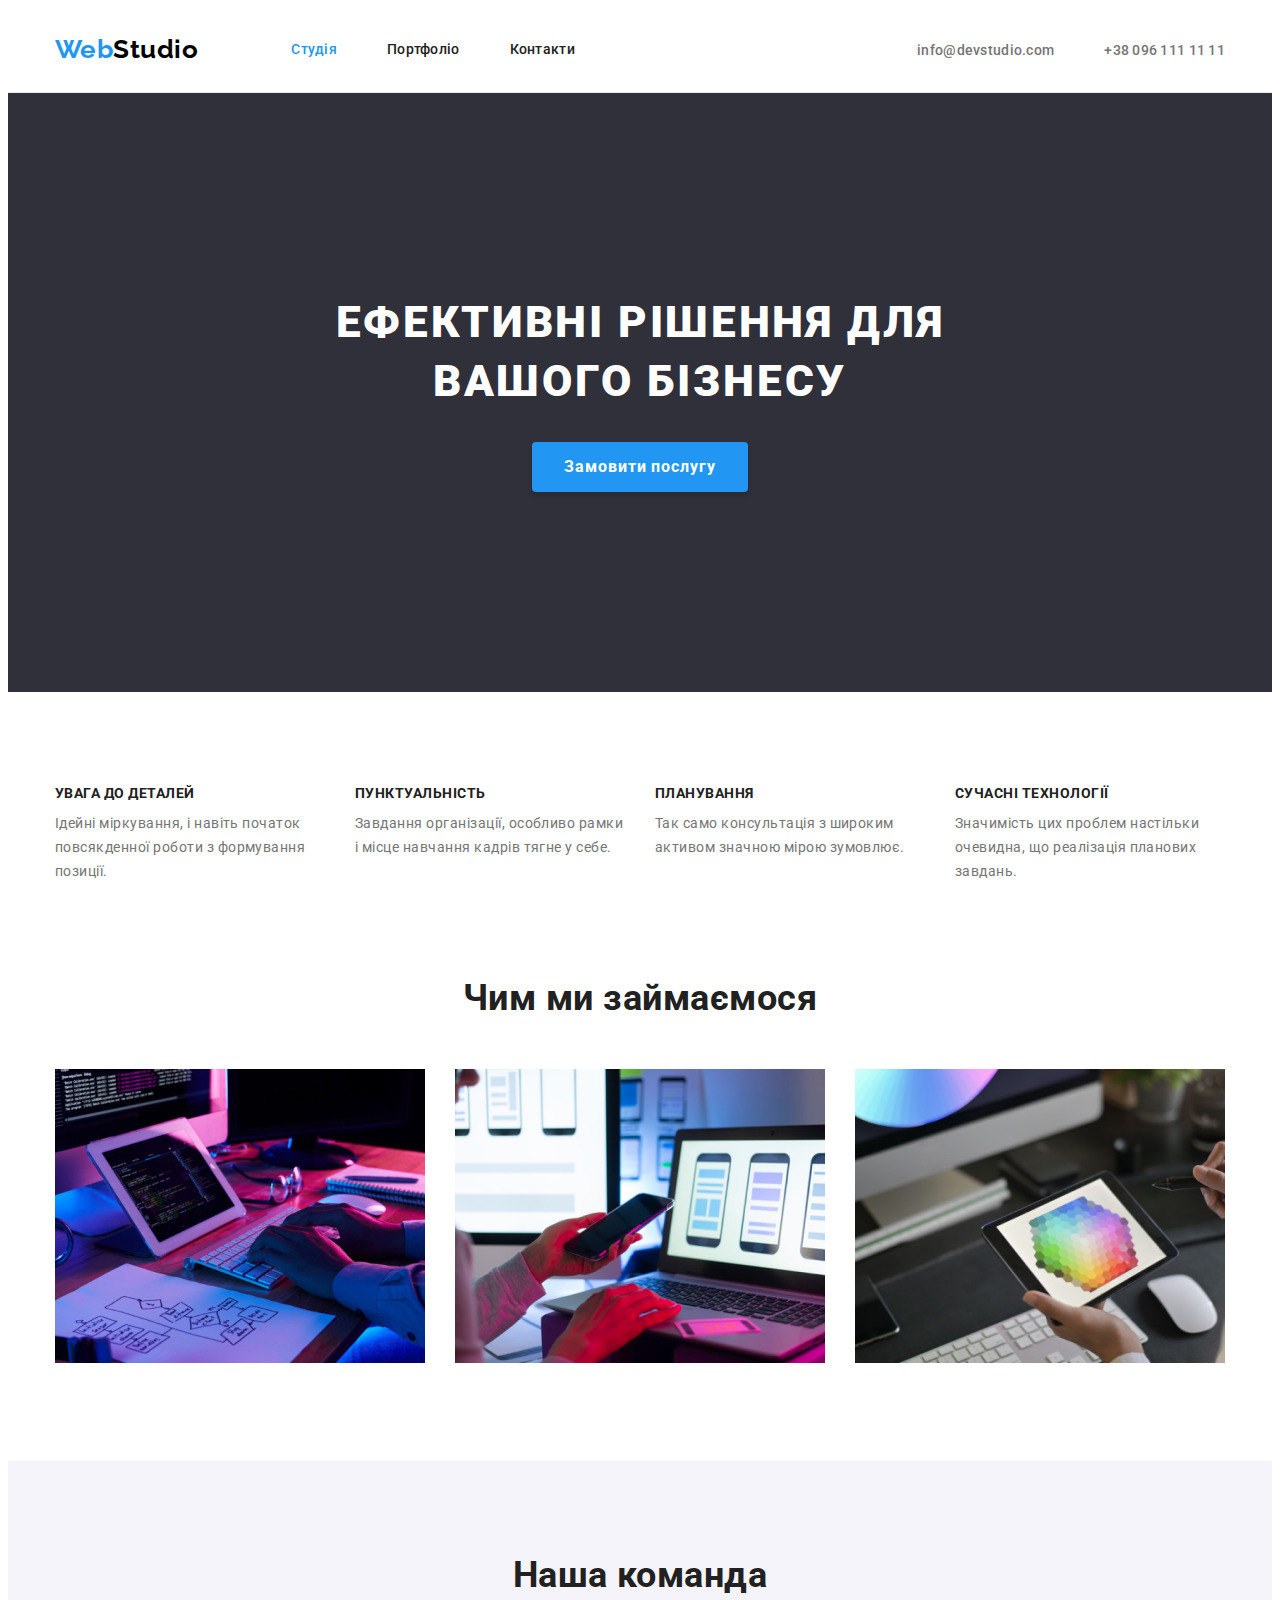
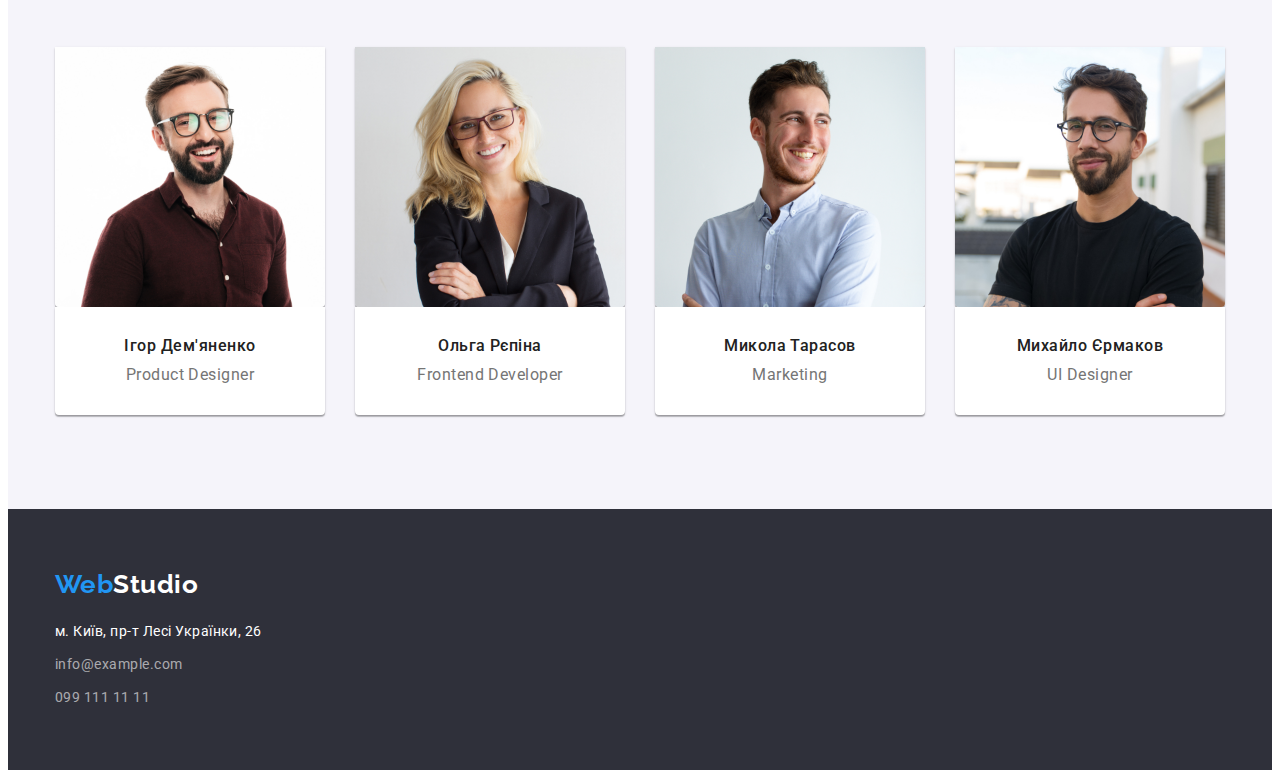
<file: index.html>
<!DOCTYPE html>
<html lang="uk">
<head>
    <meta charset="UTF-8">
    <meta http-equiv="X-UA-Compatible" content="IE=edge">
    <meta name="viewport" content="width=device-width, initial-scale=1.0">
    <title>Студія</title>
    <link rel="preconnect" href="https://fonts.googleapis.com">
    <link rel="preconnect" href="https://fonts.gstatic.com" crossorigin>
    <link href="https://fonts.googleapis.com/css2?family=Raleway:wght@700&family=Roboto:wght@400;500;700;900&display=swap" rel="stylesheet"/>
    <link rel="stylesheet" href="https://cdnjs.cloudflare.com/ajax/libs/modern-normalize/1.1.0/modern-normalize.min.css" integrity="sha512-wpPYUAdjBVSE4KJnH1VR1HeZfpl1ub8YT/NKx4PuQ5NmX2tKuGu6U/JRp5y+Y8XG2tV+wKQpNHVUX03MfMFn9Q==" crossorigin="anonymous" referrerpolicy="no-referrer" />
    <link rel="stylesheet" href="./css/styles.css">
</head>
<body>
    <header class="header-border">
        <div class="container page-header">
            <nav class="nav">
            <a href="./index.html"class="logo">Web<span class="logo-top">Studio</span></a>
            <ul class="site-nav">
                    <li class="site-nav__item"><a href="./index.html" class="link current">Студія</a></li>
                    <li class="site-nav__item"><a href="./portfolio.html" class="link ">Портфоліо</a></li>
                    <li class="site-nav__item"><a href="" class="link">Контакти</a></li>
                </ul>
                </nav>
            <ul class="auth-nav ">
                <li class="auth-nav__item"><a href="mailto:info@devstudio.com" class="link-nav">info@devstudio.com</a></li>
                <li class="auth-nav__item"><a href="tel:+380961111111" class="link-nav">+38 096 111 11 11</a></li>
            </ul>
        
        </div>
    </header>
    <main>
        <section class="section-hero">
          <div class="container">
            <h1 class="hero">Ефективні рішення для вашого бізнесу</h1>
            <button type="button" class="button">Замовити послугу</button>
          </div>
        </section>
        <section class="section">
            <div class="container"><h2 class="title">Наші переваги</h2>
                <ul class="benefits">
                 <li class="benefits-list">
                     <h3 class="benefits-title">УВАГА ДО ДЕТАЛЕЙ</h3>
                     <p  class="benefits-text">Ідейні міркування, і навіть початок повсякденної роботи з формування позиції.</p>
                 </li>
                 <li class="benefits-list">
                     <h3 class="benefits-title">ПУНКТУАЛЬНІСТЬ</h3>
                     <p class="benefits-text">Завдання організації, особливо рамки і місце навчання кадрів тягне у себе.</p>
                 </li>
                 <li class="benefits-list">
                     <h3 class="benefits-title">ПЛАНУВАННЯ</h3>
                     <p class="benefits-text">Так само консультація з широким активом значною мірою зумовлює.</p>
                 </li>
                 <li class="benefits-list">
                     <h3 class="benefits-title">СУЧАСНІ ТЕХНОЛОГІЇ</h3>
                     <p class="benefits-text">Значимість цих проблем настільки очевидна, що реалізація планових завдань.</p>
                 </li>
                </ul>
            </div>
        </section>
        <section class="foto section">
            <div class="container">
                <h2 class="section-title">Чим ми займаємося</h2>
                <ul class="foto-list">
                    <li><img src="./images/activities/img1.jpg" alt="Ноутбук" width="370"></li>
                    <li><img src="./images/activities/img2.jpg" alt="Телефон" width="370"></li>
                    <li><img src="./images/activities/img3.png" alt="Планшет" width="370"></li>
                </ul>
            </div>
        </section>
        <section class="team section">
            <div class="container"><h2 class="section-title">Наша команда</h2>
                <ul class="team-list">
                    <li>
                        <img src="./images/team/igor.jpg" alt="Ігор Дем'яненко" width="270" class="team-image">
                        <div class="team-cards">
                            <h3 class="team-name">Ігор Дем'яненко</h3>
                            <p class="team-work">Product Designer</p>
                        </div>
                    </li>
                    <li>
                        <img src="./images/team/olga.jpg" alt="Ольга Рєпіна" width="270" class="team-image">
                        <div class="team-cards">
                            <h3 class="team-name">Ольга Рєпіна</h3>
                            <p class="team-work">Frontend Developer</p>
                        </div>
                    </li>
                    <li>
                        <img src="./images/team/mykola.jpg" alt="Микола Тарасов" width="270" class="team-image">
                        <div class="team-cards">
                            <h3 class="team-name">Микола Тарасов</h3>
                            <p class="team-work">Marketing</p>
                        </div>  
                    </li>
                    <li>
                        <img src="./images/team/myhaylo.jpg" alt="Михайло Єрмаков" width="270" class="team-image">
                        <div class="team-cards">
                            <h3 class="team-name">Михайло Єрмаков</h3>
                            <p class="team-work">UI Designer</p>
                        </div>
                    </li>
                </ul>
            </div>
        </section>
    </main>
    <footer class="footer">
        <div class="container"><a href="" class="logo">Web<span class="logo-bottom">Studio</span></a>
            <address>
             <ul class="bottom">
                <li class="bottom-list">
                    <a href="посилання на google map" target="_blank"  rel="noopener noreferrer" class="bottom-adress"> м. Київ, пр-т Лесі Українки, 26</a>
                </li>
                <li class="bottom-list">
                    <a href="mailto:info@example.com" class="bottom-nav">info@example.com</a>
                </li>
                <li class="bottom-list">
                    <a href="tel:0991111111" class="bottom-nav">099 111 11 11</a>
                </li>
             </ul>
            </address>
        </div>
    </footer>
</body>
</html>
</file>
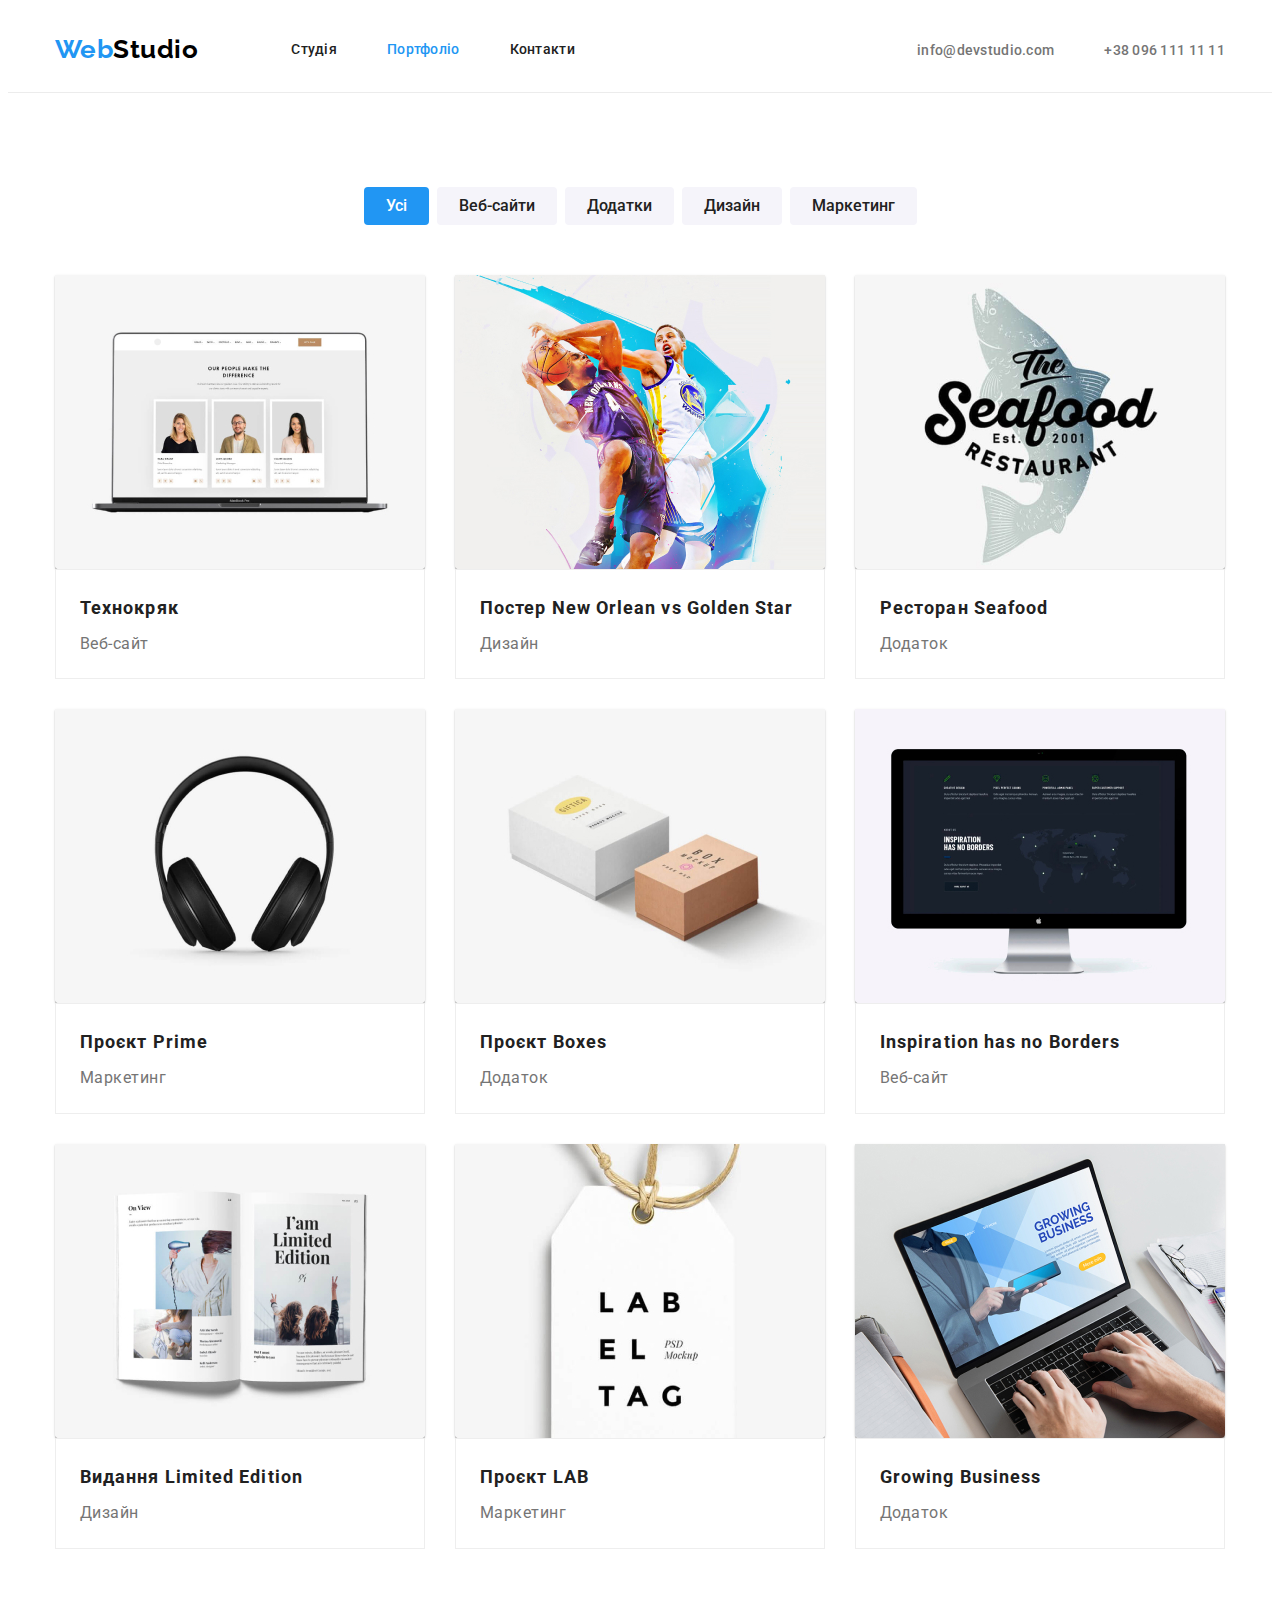
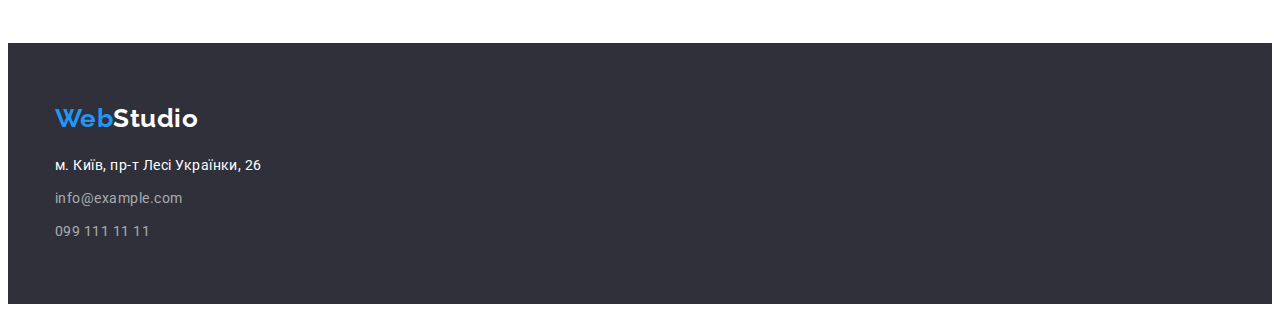
<file: portfolio.html>
<!DOCTYPE html>
<html lang="uk">
<head>
    <meta charset="UTF-8">
    <meta http-equiv="X-UA-Compatible" content="IE=edge">
    <meta name="viewport" content="width=device-width, initial-scale=1.0">
    <title>Портфоліо</title>
    <link rel="preconnect" href="https://fonts.googleapis.com">
    <link rel="preconnect" href="https://fonts.gstatic.com" crossorigin>
    <link href="https://fonts.googleapis.com/css2?family=Raleway:wght@700&family=Roboto:wght@400;500;700;900&display=swap" rel="stylesheet">
    <link rel="stylesheet" href="https://cdnjs.cloudflare.com/ajax/libs/modern-normalize/1.1.0/modern-normalize.min.css" integrity="sha512-wpPYUAdjBVSE4KJnH1VR1HeZfpl1ub8YT/NKx4PuQ5NmX2tKuGu6U/JRp5y+Y8XG2tV+wKQpNHVUX03MfMFn9Q==" crossorigin="anonymous" referrerpolicy="no-referrer" />
    <link rel="stylesheet" href="./css/styles.css">
</head>
<body>
    <header class="header-border">
        <div class="container page-header">
            <nav class="nav">
            <a href="./index.html"class="logo">Web<span class="logo-top">Studio</span></a>
            <ul class="site-nav">
                    <li class="site-nav__item"><a href="./index.html" class="link">Студія</a></li>
                    <li class="site-nav__item"><a href="./portfolio.html" class="link current">Портфоліо</a></li>
                    <li class="site-nav__item"><a href="" class="link">Контакти</a></li>
                </ul>
                </nav>
            <ul class="auth-nav ">
                <li class="auth-nav__item"><a href="mailto:info@devstudio.com" class="link-nav">info@devstudio.com</a></li>
                <li class="auth-nav__item"><a href="tel:+380961111111" class="link-nav">+38 096 111 11 11</a></li>
            </ul>
        
        </div>
    </header>
    <main>
        <section class="portfloio-foto section">
           <div class="container"> 
            <h1 class="title">Приклади робіт</h1>
            <ul class="portfolio-item">
                <li class="list-button"><button type="button" class="portfolio-button background-current">Усі</button></li>
                <li class="list-button"><button type="button" class="portfolio-button">Веб-сайти</button></li>
                <li class="list-button"><button type="button" class="portfolio-button">Додатки</button></li>
                <li class="list-button"><button type="button" class="portfolio-button">Дизайн</button></li>
                <li class="list-button"><button type="button" class="portfolio-button">Маркетинг</button></li>
            </ul>
            <ul class="portfolio">
                <li class="portfolio-list">
                    <img src="images/examples/texnokryak.jpg" alt="Ноутбук за сайтом" width="370" class="team-image">
                    <div class="portfolio-wrap">
                        <h2 class="portfolio-name">Технокряк</h2>
                        <p class="portfolio-subname">Веб-сайт</p>
                    </div>
                </li>
                <li class="portfolio-list">
                    <img src="images/examples/poster.jpg" alt="Баскетболісти з м'ячем" width="370" class="team-image">
                    <div class="portfolio-wrap">
                        <h2 class="portfolio-name">Постер New Orlean vs Golden Star</h2>
                        <p class="portfolio-subname">Дизайн</p>
                    </div>
                </li>
                <li class="portfolio-list">
                    <img src="images/examples/restoran.jpg" alt="Логотип" width="370" class="team-image">
                    <div class="portfolio-wrap">
                        <h2 class="portfolio-name">Ресторан Seafood</h2>
                        <p class="portfolio-subname">Додаток</p>
                    </div>
                </li>
                <li class="portfolio-list">
                    <img src="images/examples/project.jpg" alt="Навушники" width="370" class="team-image">
                <div class="portfolio-wrap">
                    <h2 class="portfolio-name">Проєкт Prime</h2>
                    <p class="portfolio-subname">Маркетинг</p>
                </div>
                </li>
                <li class="portfolio-list">
                    <img src="images/examples/boxes.jpg" alt="Цеглина з логотипом" width="370" class="team-image">
                    <div class="portfolio-wrap">
                    <h2 class="portfolio-name">Проєкт Boxes</h2>
                    <p class="portfolio-subname">Додаток</p>
                </div>
                </li>
                <li class="portfolio-list">
                    <img src="images/examples/pc.jpg" alt="Монітор з сайтом" width="370" class="team-image">
                <div class="portfolio-wrap">
                    <h2 class="portfolio-name">Inspiration has no Borders</h2>
                    <p class="portfolio-subname">Веб-сайт</p>
                </div>
                </li>
                <li class="portfolio-list">
                    <img src="images/examples/book.jpg" alt="Книга" width="370" class="team-image">
                <div class="portfolio-wrap">
                    <h2 class="portfolio-name">Видання Limited Edition</h2>
                    <p class="portfolio-subname">Дизайн</p>
                </div>
                </li>
                <li class="portfolio-list">
                    <img src="images/examples/lab.jpg" alt="Підвиска з текстом" width="370" class="team-image">
                <div class="portfolio-wrap">
                    <h2 class="portfolio-name">Проєкт LAB</h2>
                    <p class="portfolio-subname">Маркетинг</p>
                </div>
                </li>
                <li class="portfolio-list">
                    <img src="images/examples/laptop.jpg" alt="Ноубук з додатком" width="370" class="team-image">
                <div class="portfolio-wrap">
                    <h2 class="portfolio-name">Growing Business</h2>
                    <p class="portfolio-subname">Додаток</p>
                </div>
                </li>
            </ul>
        </div>
        </section>
    </main>
    <footer class="footer">
        <div class="container"><a href="" class="logo">Web<span class="logo-bottom">Studio</span></a>
            <address>
             <ul class="bottom">
                <li class="bottom-list">
                    <a href="посилання на google map" target="_blank"  rel="noopener noreferrer" class="bottom-adress"> м. Київ, пр-т Лесі Українки, 26</a>
                </li>
                <li class="bottom-list">
                    <a href="mailto:info@example.com" class="bottom-nav">info@example.com</a>
                </li>
                <li class="bottom-list">
                    <a href="tel:0991111111" class="bottom-nav">099 111 11 11</a>
                </li>
             </ul>
            </address>
        </div>
    </footer>
</body>
</html>
</file>
<file: css/styles.css>
html {
    box-sizing: border-box;
  }
  
  /* НАСЛЕДОВАНИЕ */
  
  *,
  *::before,
  *::after {
    box-sizing: inherit;
  }
  :root{
    --primery-text-color: #757575;
    --secondary-text-color:#212121;
    --accent-text-color:#2196F3;
    --white-color:#FFFFFF;
    --background-color:#2F303A;
    --background-color-button:#F5F4FA;
}
/*Обнуление*/
h1,
h2,
h3,
h4,
h5,
h6,
p,
ul{
    margin-top: 0;
    margin-bottom: 0;
}
.title{
    display: none;
}
ul{
    list-style: none;
    padding: 0px;
}
button{
    cursor: pointer;
}

.container{
    margin-left: auto;
    margin-right: auto;
    width: 1200px;
    padding-left: 15px;
    padding-right: 15px;
}
.section{
    padding-top: 94px;
    padding-bottom: 94px;
    
}
body{
    color: var(--primery-text-color);
    font-family: Roboto, sans-serif;
    letter-spacing: 0.03em;
}
/*Флекс контейнер в хедере*/
.page-header{
    display: flex;
    justify-content: space-between;
    align-items: center;
}
.nav{
    display: flex;
    align-items: center;
}
/*Логотип*/
.logo{
    color:var(--accent-text-color);
    font-family: Raleway, sans-serif;
    font-weight: 700;
    font-size: 26px;
    line-height: 1.19;
    text-decoration: none;   
}
.logo-top{
    color: #000000;
}
/*Навигация сайта*/
.site-nav{
    display: flex;
    margin-left: 93px;
}
.site-nav__item + .site-nav__item{
    margin-left: 50px; 
}
/*Лишки*/

.site-nav .link{
    color: var(--secondary-text-color);
    font-weight: 500;
    font-size: 14px;
    line-height: 1.4;
    letter-spacing: 0.02em;
    text-decoration: none;
    display: block;
    padding: 32px 0;
}
.site-nav .link:hover,
.site-nav .link:focus{
    color: var(--accent-text-color);
}
.link.current{
    color: var(--accent-text-color);
}
/*Ссылки навигации*/
.auth-nav{
    display: flex;
    
}
/*Лишки в адресе хедера*/
.auth-nav__item:last-child{
    margin-left: 50px;
}
.auth-nav .link-nav{
    color: var(--primery-text-color);
    font-weight: 500;
    font-size: 14px;
    line-height: 1.4;
    letter-spacing: 0.02em;
    text-decoration: none;
}
.auth-nav .link-nav:hover,
.auth-nav .link-nav:focus{
    color: var(--accent-text-color);
}
/*Герой*/
.section-hero{
    padding: 200px 0;
    background-color: var(--background-color);
    text-align: center;
}
.hero{
    width: 696px;
    margin-right: auto;
    margin-left: auto;
    color: var(--white-color);
    font-weight: 900;
    font-size: 44px;
    line-height: 1.36;
    letter-spacing: 0.06em;
    text-transform: uppercase;
    margin-bottom: 30px;
}
/*Кнопка*/
.button{
    color: var(--white-color);
    font-family: Roboto, sans-serif;
    font-weight: 700;
    font-size: 16px;
    line-height: 1.88;
    letter-spacing: 0.06em;
    background-color: var(--accent-text-color);
    padding: 10px 32px;
    border: none;
    box-shadow: 0px 4px 4px rgba(0, 0, 0, 0.15);
    border-radius: 4px;
}
.button:hover,
.button:focus{
    color: var(--secondary-text-color);
    background-color: var(--background-color-button);
}
/*Список переваг*/
.benefits{
    display: flex;
    justify-content: space-between;
}
.benefits-list{
    max-width: 270px;
}
.benefits-title{
    color: var(--secondary-text-color);
    font-weight: 700;
    font-size: 14px;
    line-height: 1.14;
    text-transform: uppercase;
    margin-bottom: 10px;
}
.benefits-text{
    font-style: normal;
    font-size: 14px;
    line-height: 1.7;
}
/*2 названия секций:Наша команда и Чем мы заимаемся*/
.section-title {
    color: var(--secondary-text-color);
    font-weight: 700;
    font-size: 36px;
    line-height: 1.16;
    text-align: center;
    margin-bottom: 50px;
}
/*Сецкия фото*/
.foto{
    padding-top: 0px;
}
.foto-list{
    display: flex;
    justify-content: space-between;
}
/*Наша команда*/
.team-image{
    display: block;
    box-shadow: 0px 1px 3px rgba(0, 0, 0, 0.12), 0px 1px 1px rgba(0, 0, 0, 0.14), 0px 2px 1px rgba(0, 0, 0, 0.2);
    border-radius: 0px 0px 4px 4px;

}
.team{
    background-color: #F5F4FA;
    text-align: center;
}
.team-list{
    display: flex;
    justify-content: space-between;
}
.team-cards{
   background-color: var(--white-color);
   box-shadow: 0px 1px 3px rgba(0, 0, 0, 0.12), 0px 1px 1px rgba(0, 0, 0, 0.14), 0px 2px 1px rgba(0, 0, 0, 0.2);
   border-radius: 0px 0px 4px 4px;
}
.team-name{
    color: var(--secondary-text-color);
    font-weight: 500;
    font-size: 16px;
    line-height: 1.18;
    padding-top: 30px;
    margin-bottom: 10px;
}
.team-work{
    font-size: 16px;
    line-height: 1.18;
    padding-bottom: 30px;
}
/*Футер*/
.footer{
    background-color: var(--background-color);
    padding-top: 60px;
    padding-bottom: 60px;
}
/*Нижний спан*/
.logo .logo-bottom{
    color: var(--white-color);
    display: inline-block;
}
.bottom{
    font-size: 14px;
    line-height: 1.71;
    font-style: normal;
    margin-top: 20px;
}
.bottom-adress{
        color: var(--white-color);
        text-decoration: none;
}
.bottom-nav{
    color: rgba(255, 255, 255, 0.6);
    text-decoration: none;
}
/*Отступ адреса и емайла в футере*/
.bottom-list:not(:last-child)
{
margin-bottom: 9px;
}

.bottom-adress:hover,
.bottom-nav:hover,
.bottom-adress:focus,
.bottom-nav:focus
{
    color: var(--accent-text-color);
}
/*Фильр кнопок Портфоио*/
.header-border{
    border-bottom: 1px solid #ECECEC;
    
}
.portfolio-item{
    display: flex;
    justify-content: center;
}
.portfolio-item{
    margin-bottom: 50px;
}
.portfolio-button{
    font-family: Roboto, sans-serif;
    font-weight: 500;
    font-size: 16px;
    line-height: 1.62;
    color: var(--secondary-text-color);
    background-color:var(--background-color-button);
    border: none;
    padding: 6px 22px;
    border-radius: 4px;
}
.background-current{
    background-color: var(--accent-text-color);
    color:var(--white-color)
}
    
.list-button:not(:last-child){
    margin-right: 8px;
}
.portfolio-button:hover,
.portfolio-button:focus{
    color: var(--white-color);
    background-color: var(--accent-text-color);
}
.portfolio{
    display: flex;
    flex-wrap: wrap;
    justify-content: space-between;
    /* gap: 30px; */
    margin: -15px;
}
.portfolio-list{
    margin: 15px;
}
/*Стили меина для Портфолио*/
.portfolio-name{
    color: var(--secondary-text-color);
    font-weight: 700;
    font-size: 18px;
    line-height: 2;
    letter-spacing: 0.06em;
    margin-bottom: 4px;
}
.portfolio-subname{
    font-weight: 400;
    font-size: 16px;
    line-height: 1.8;
}
/* Див */
.portfolio-wrap{
    width: 370px;
    padding: 20px 24px;
    background-color: var(--white-color);
    border: 1px solid #EEEEEE;
}
</file>
